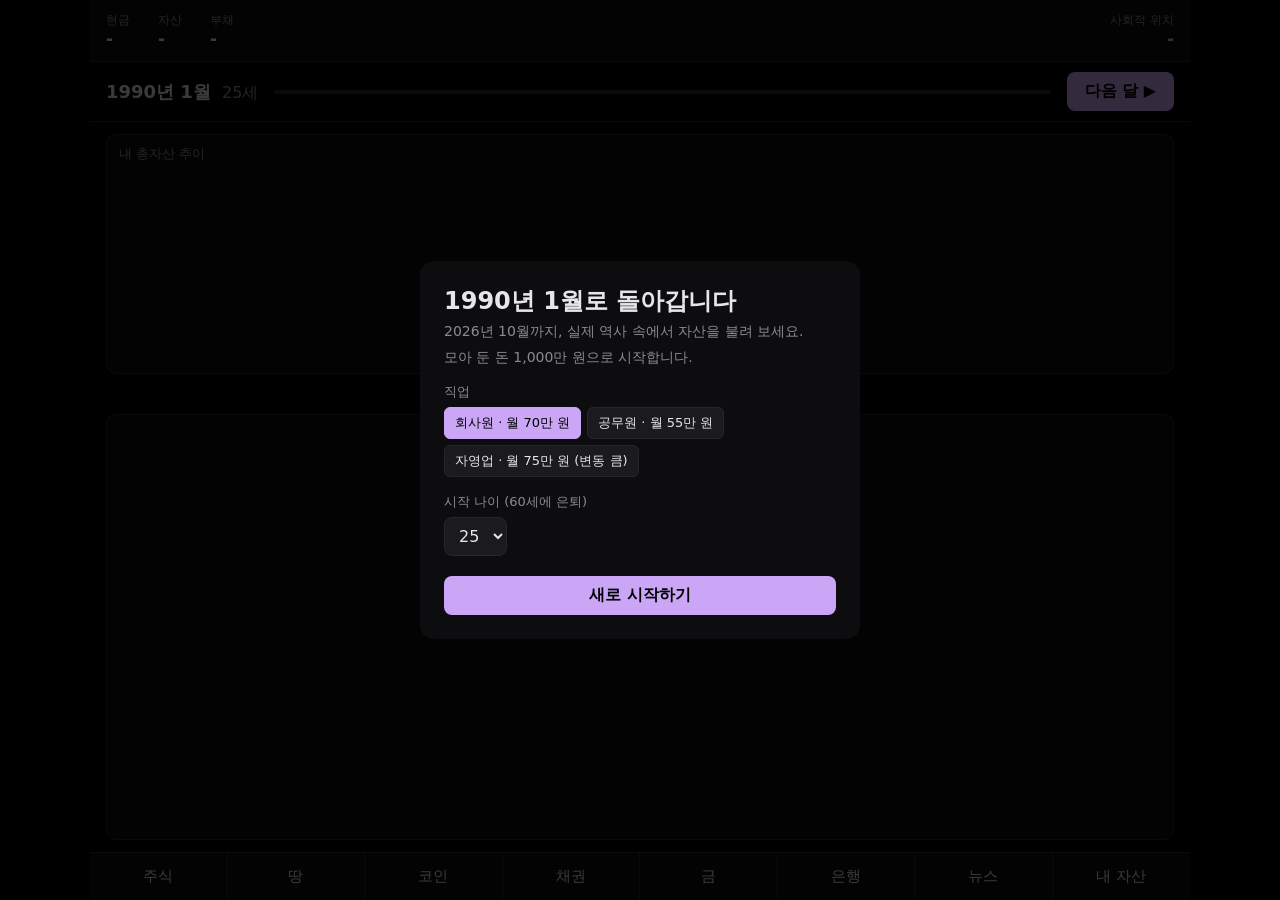
<file: index.html>
<!doctype html>
<html lang="ko">
<head>
  <meta charset="utf-8">
  <meta name="viewport" content="width=device-width, initial-scale=1">
  <title>1990 투자 시뮬레이션</title>
  <link rel="stylesheet" href="style.css">
</head>
<body>
  <div id="app">
    <!-- 상단 상태 바 -->
    <header class="status">
      <div class="stats">
        <div class="stat"><span>현금</span><b id="s-cash">-</b></div>
        <div class="stat"><span>자산</span><b id="s-assets">-</b></div>
        <div class="stat"><span>부채</span><b id="s-debt">-</b></div>
      </div>
      <div class="rank"><span>사회적 위치</span><b id="s-title">-</b></div>
    </header>

    <!-- 날짜 · 나이 · 다음 달 -->
    <div class="timebar">
      <div><b id="t-date">1990년 1월</b> <span id="t-age">25세</span></div>
      <div class="progress"><div id="t-progress"></div></div>
      <button id="next-btn" class="primary">다음 달 ▶</button>
    </div>

    <!-- 중앙: 그래프 + 뉴스 한 줄 + 정보 창 -->
    <main>
      <section class="chart-box">
        <div class="chart-title" id="chart-title">내 총자산 추이</div>
        <canvas id="chart"></canvas>
      </section>
      <div class="ticker" id="ticker"></div>
      <section class="info" id="info"></section>
    </main>

    <!-- 하단 탭 -->
    <nav class="tabs" id="tabs">
      <button data-tab="stock">주식</button>
      <button data-tab="land">땅</button>
      <button data-tab="coin">코인</button>
      <button data-tab="bond">채권</button>
      <button data-tab="gold">금</button>
      <button data-tab="bank">은행</button>
      <button data-tab="news">뉴스</button>
      <button data-tab="mine">내 자산</button>
    </nav>
  </div>

  <!-- 시작 / 결산 창 -->
  <div class="modal" id="modal" hidden><div class="modal-card" id="modal-card"></div></div>

  <script src="stocks.js"></script>
  <script src="market.js"></script>
  <script src="data.js"></script>
  <script src="game.js"></script>
</body>
</html>
</file>
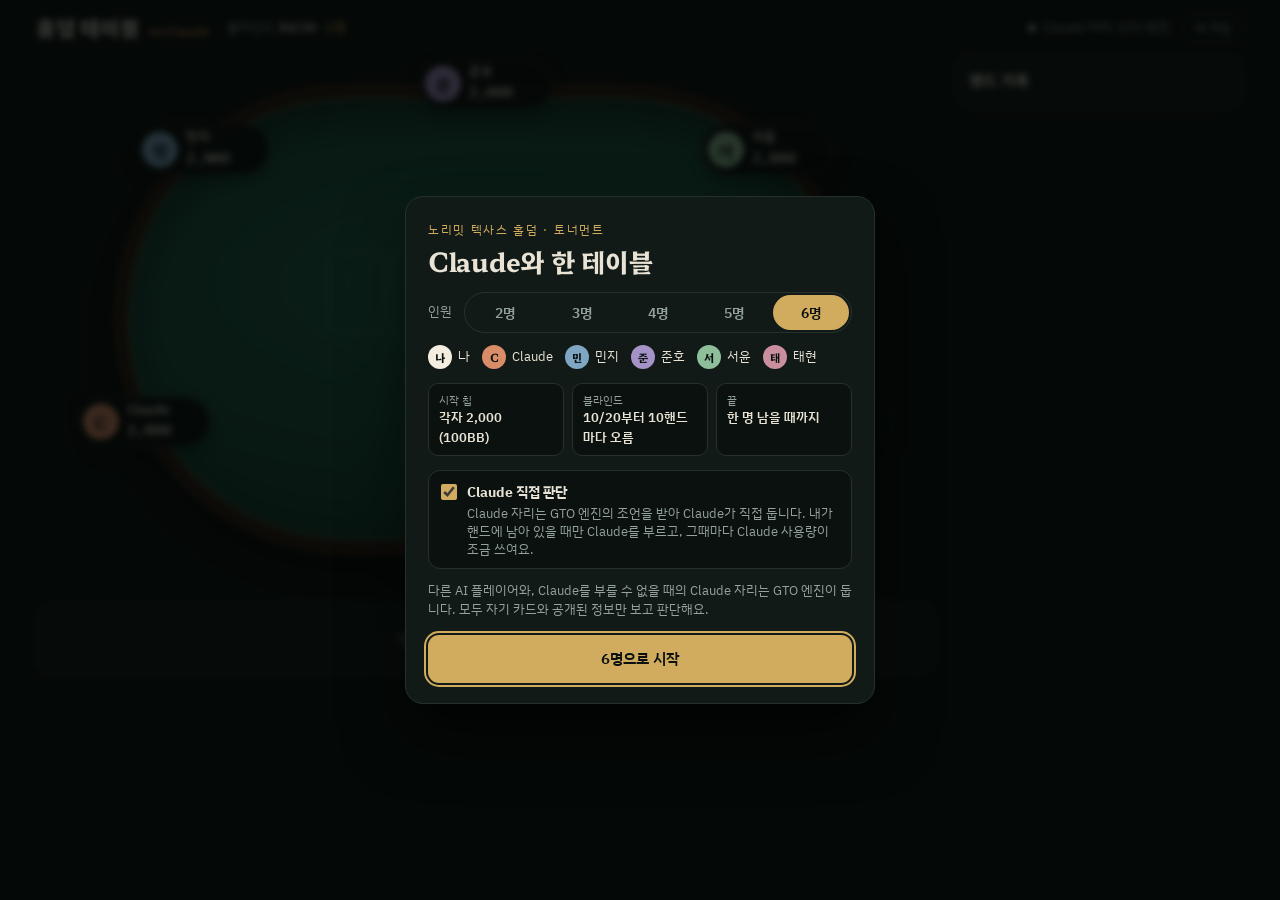
<file: poker/index.html>
<!doctype html>
<html lang="ko">
<head>
  <meta charset="utf-8">
  <meta name="viewport" content="width=device-width, initial-scale=1, viewport-fit=cover">
  <title>Claude 홀덤 테이블</title>
  <link rel="preconnect" href="https://fonts.googleapis.com">
  <link rel="preconnect" href="https://fonts.gstatic.com" crossorigin>
  <link rel="stylesheet" href="https://fonts.googleapis.com/css2?family=Hahmlet:wght@600;700&family=IBM+Plex+Mono:wght@500;600&family=IBM+Plex+Sans+KR:wght@400;500;600&display=swap">
  <link rel="stylesheet" href="style.css">
</head>
<body>
  <div id="app">
    <header class="topbar">
      <div class="brand">홀덤 테이블 <span>vs Claude</span></div>
      <div class="level" id="level">블라인드 <b>10/20</b></div>
      <div class="top-right">
        <div class="link" id="link"><i class="dot checking" id="link-dot"></i><span id="link-text">Claude 연결 확인 중</span><span class="link-short" id="link-short">확인 중</span></div>
        <div class="seg" id="depth" role="group" aria-label="Claude 생각 깊이" hidden>
          <button type="button" data-depth="quick" aria-pressed="true">빠르게</button>
          <button type="button" data-depth="default" aria-pressed="false">깊게</button>
        </div>
        <button class="link-btn" id="retry" type="button" hidden>다시 연결</button>
        <button class="link-btn" id="new-game" type="button">새 게임</button>
      </div>
    </header>

    <div class="layout">
      <section class="play">
        <div class="stage">
          <div class="table" id="table">
            <div class="felt" aria-hidden="true"></div>
            <!-- 가운데: 보드 · 팟 -->
            <div class="center">
              <div class="board" id="board"></div>
              <div class="pot" id="pot"></div>
              <div class="sidepots" id="sidepots"></div>
              <div class="print" id="print">No Limit</div>
            </div>
            <!-- 자리 · 베팅 칩: game.js가 인원에 맞춰 만든다 -->
            <div id="seats"></div>
          </div>
        </div>

        <div class="controls" id="controls"><div class="waiting">인원을 고르면 카드를 나눠줍니다</div></div>
      </section>

      <aside class="log-panel">
        <h2>핸드 기록</h2>
        <ol class="log" id="log"></ol>
      </aside>
    </div>
  </div>

  <div class="modal" id="modal" hidden><div class="modal-card" id="modal-card" role="dialog" aria-modal="true"></div></div>

  <script src="engine.js"></script>
  <script src="table.js"></script>
  <script src="gto.js"></script>
  <script src="game.js"></script>
</body>
</html>
</file>
<file: style.css>
/* 검은색 단일 테마 — 시스템/아티팩트 밝은 모드에서도 항상 검은 화면.
   강조색은 Catppuccin Mocha 팔레트 (https://catppuccin.com/palette) */
:root {
  --bg: #000000;        /* 바탕: 완전한 검정 */
  --panel: #0d0d0f;     /* 패널 */
  --field: #1a1a1f;     /* 입력칸·칩·선택한 줄 */
  --ink: #e6e6ea;       /* 본문 글자 */
  --muted: #8a8a94;     /* 보조 글자 */
  --line: #26262c;      /* 구분선·테두리 */
  --accent: #cba6f7;    /* Mocha mauve */
  --on-accent: #000000;
  --up: #f38ba8;        /* Mocha red — 한국식: 상승 빨강 */
  --down: #89b4fa;      /* Mocha blue — 하락 파랑 */
  --lock: #4a4a52;
  --news: #fab387;      /* Mocha peach: 속보 */
  --overlay: rgba(0, 0, 0, .75);
  color-scheme: dark;
}* { box-sizing: border-box; }
html, body { margin: 0; height: 100%; }
body {
  background: var(--bg); color: var(--ink);
  font-family: "Pretendard", "Malgun Gothic", "Apple SD Gothic Neo", system-ui, sans-serif;
  font-variant-numeric: tabular-nums;
}
button { font: inherit; color: inherit; cursor: pointer; }
#app { max-width: 1100px; margin: 0 auto; height: 100%; display: flex; flex-direction: column; }

/* 상단 상태 바 */
.status {
  display: flex; justify-content: space-between; align-items: center; gap: 12px;
  padding: 12px 16px; border-bottom: 1px solid var(--line); background: var(--panel);
}
.stats { display: flex; gap: 28px; flex-wrap: wrap; }
.stat span, .rank span { display: block; font-size: 12px; color: var(--muted); }
.stat b { font-size: 17px; }
.rank { text-align: right; }
.rank b { font-size: 17px; color: var(--accent); }

.timebar {
  display: flex; align-items: center; gap: 16px; padding: 10px 16px;
  border-bottom: 1px solid var(--line);
}
#t-date { font-size: 18px; }
#t-age { color: var(--muted); margin-left: 6px; }
.progress { flex: 1; height: 4px; background: var(--line); border-radius: 2px; overflow: hidden; }
.progress div { height: 100%; width: 0; background: var(--accent); transition: width .2s; }
.primary {
  background: var(--accent); color: var(--on-accent); border: 0; border-radius: 8px;
  padding: 9px 18px; font-weight: 700;
}
.primary:disabled { opacity: .4; cursor: default; }

/* 중앙 */
main { flex: 1; display: flex; flex-direction: column; min-height: 0; padding: 12px 16px; gap: 10px; }
.chart-box { background: var(--panel); border: 1px solid var(--line); border-radius: 10px; padding: 10px 12px 6px; }
.chart-title { font-size: 13px; color: var(--muted); margin-bottom: 4px; }
#chart { width: 100%; height: 200px; display: block; }
.ticker { font-size: 14px; min-height: 20px; }
.ticker b { color: var(--news); margin-right: 6px; }
.info {
  flex: 1; overflow: auto; background: var(--panel); border: 1px solid var(--line);
  border-radius: 10px; padding: 14px 16px; min-height: 180px;
}
.info h3 { margin: 0 0 10px; font-size: 16px; }
.info p.note { color: var(--muted); font-size: 13px; margin: 10px 0 0; }
.row { display: flex; justify-content: space-between; padding: 6px 0; border-bottom: 1px dashed var(--line); }
.row:last-child { border-bottom: 0; }
.row span { color: var(--muted); }
.up { color: var(--up); } .down { color: var(--down); }
.trade { display: flex; flex-wrap: wrap; gap: 8px; align-items: center; margin-top: 12px; }
.trade input {
  width: 160px; padding: 8px 10px; border: 1px solid var(--line); border-radius: 8px;
  background: var(--field); color: var(--ink); font: inherit; text-align: right;
}
.chip { border: 1px solid var(--line); background: var(--field); border-radius: 6px; padding: 6px 10px; font-size: 13px; }
.btn-buy, .btn-sell { border: 0; border-radius: 8px; padding: 8px 16px; color: var(--on-accent); font-weight: 700; }
.btn-buy { background: var(--up); } .btn-sell { background: var(--down); }
.msg { margin-top: 8px; font-size: 13px; min-height: 18px; }
.locked { text-align: center; color: var(--muted); padding: 30px 0; }
.locked .big { font-size: 34px; }
.news-item { padding: 8px 0; border-bottom: 1px dashed var(--line); }
.news-item small { color: var(--muted); margin-right: 8px; }
table.ranks { width: 100%; border-collapse: collapse; margin-top: 8px; font-size: 13px; }
table.ranks td { padding: 4px 0; border-bottom: 1px dashed var(--line); }
table.ranks tr.me td { color: var(--accent); font-weight: 700; }

.row.sub { font-size: 13px; padding: 3px 0 3px 10px; }

/* 정보 창 2단 배치 + 표 */
.split { display: grid; grid-template-columns: minmax(280px, 1fr) 1.3fr; gap: 20px; align-items: start; }
.sector { color: var(--muted); font-weight: 400; font-size: 12px; }
table.list { width: 100%; border-collapse: collapse; font-size: 13px; }
.list th { text-align: left; color: var(--muted); font-weight: 400; padding: 4px 6px; border-bottom: 1px solid var(--line); }
.list td { padding: 6px; border-bottom: 1px dashed var(--line); }
.list .num, table.ranks .num { text-align: right; }
.list tr[data-code] { cursor: pointer; }
.list tr[data-code]:hover { background: var(--field); }
.list tr.sel td { background: var(--field); font-weight: 700; }
.opts { display: flex; flex-wrap: wrap; gap: 6px; margin-bottom: 12px; }
.chip.on { background: var(--accent); color: var(--on-accent); border-color: var(--accent); }
.chip:disabled { opacity: .45; cursor: default; }
.small { padding: 4px 10px; font-size: 12px; }
button:disabled { opacity: .45; cursor: default; }
.trade select {
  padding: 8px; border: 1px solid var(--line); border-radius: 8px; background: var(--field); color: var(--ink); font: inherit;
}
@media (max-width: 760px) { .split { grid-template-columns: 1fr; } }

/* 하단 탭 */
.tabs { display: grid; grid-template-columns: repeat(8, 1fr); border-top: 1px solid var(--line); background: var(--panel); }
.tabs button { background: none; border: 0; border-right: 1px solid var(--line); padding: 14px 4px; font-size: 15px; }
.tabs button:last-child { border-right: 0; }
.tabs button.active { background: var(--accent); color: var(--on-accent); font-weight: 700; }
.tabs button.is-locked { color: var(--lock); }

/* 모달 */
.modal { position: fixed; inset: 0; background: var(--overlay); display: grid; place-items: center; padding: 16px; }
.modal[hidden] { display: none; }
.modal-card { background: var(--panel); border-radius: 14px; padding: 24px; width: min(440px, 100%); }
.modal-card h2 { margin: 0 0 6px; }
.modal-card label { display: block; font-size: 13px; color: var(--muted); margin: 16px 0 6px; }
.modal-card .opts { display: flex; flex-wrap: wrap; gap: 6px; }
.modal-card { max-height: calc(100vh - 32px); overflow: auto; }
.modal-card .sub { color: var(--muted); margin: 0 0 8px; font-size: 14px; }
.modal-card hr { border: 0; border-top: 1px solid var(--line); margin: 16px 0 0; }
.modal-card input, .modal-card select {
  padding: 8px 10px; border: 1px solid var(--line); border-radius: 8px;
  background: var(--field); color: var(--ink); font: inherit;
}
.modal-card .primary { width: 100%; margin-top: 20px; }

@media (max-width: 640px) {
  .stats { gap: 14px; }
  .stat b, .rank b { font-size: 14px; }
  .tabs button { font-size: 12px; padding: 12px 2px; }
  #chart { height: 160px; }
}
</file>
<file: poker/style.css>
/* 밤의 카드룸 한 테이블 — 2~6명이 타원 테이블에 둘러앉는다. 나는 아래 가운데.
   넓으면 오른쪽, 좁으면 아래에 핸드 기록. 어두운 단일 테마 (밝은 모드에서도 같은 화면) */
:root {
  --room: #0b110f;        /* 방 바닥 */
  --panel: #121a17;       /* 조작판 · 기록 패널 */
  --line: #25322c;        /* 구분선 */
  --felt: #1b5040;        /* 펠트 */
  --felt-hi: #256851;
  --felt-lo: #0f3429;
  --rail: #2b1c15;        /* 호두나무 레일 */
  --brass: #d1ab5e;       /* 강조: 딜러 버튼 · 주요 버튼 · 승리 */
  --ivory: #f3ede0;       /* 카드 앞면 */
  --ink: #e8e3d5;         /* 본문 글자 */
  --muted: #93a29a;       /* 보조 글자 */
  --card-ink: #19191d;
  --suit-red: #c0303c;
  --back: #6b1e27;        /* 카드 뒷면 */
  --clay: #d98c68;        /* Claude 자리 */
  --up: #8fd0a5;          /* 이득 */
  --down: #e58a7c;        /* 손해 */
  --shade: rgba(5, 10, 8, .62);
  --plate: rgba(9, 15, 13, .9);

  --display: "Hahmlet", "Noto Serif KR", Georgia, serif;
  --body: "IBM Plex Sans KR", "Apple SD Gothic Neo", "Malgun Gothic", system-ui, sans-serif;
  --mono: "IBM Plex Mono", ui-monospace, Menlo, Consolas, monospace;

  /* 카드 폭: 보드 · 내 카드 · 다른 사람 카드 */
  --cw-board: 58px;
  --cw-me: 60px;
  --cw-op: 40px;
  color-scheme: dark;
}

* { box-sizing: border-box; }
[hidden] { display: none !important; }
html, body { height: 100%; }
body {
  margin: 0; background: var(--room); color: var(--ink);
  font-family: var(--body); font-size: 15px; line-height: 1.5;
  -webkit-font-smoothing: antialiased;
  overflow-x: hidden;
}
button { font: inherit; color: inherit; cursor: pointer; }
button:disabled { cursor: default; }
:focus-visible { outline: 2px solid var(--brass); outline-offset: 2px; }
kbd { font: 500 11px var(--mono); opacity: .55; margin-left: 4px; }

#app {
  max-width: 1240px; margin: 0 auto;
  padding-inline: 16px; padding-block: 12px 24px;
  display: flex; flex-direction: column; gap: 10px;
}

/* ===== 상단 ===== */
.topbar { display: flex; flex-wrap: wrap; align-items: center; gap: 6px 18px; }
.brand { font-family: var(--display); font-weight: 700; font-size: 21px; letter-spacing: -.01em; white-space: nowrap; }
.brand span { font-family: var(--body); font-weight: 500; font-size: 13px; color: var(--clay); margin-left: 4px; letter-spacing: .02em; }
.level { color: var(--muted); font-size: 13px; font-variant-numeric: tabular-nums; }
.level b { color: var(--ink); font-weight: 600; }
.level span { color: var(--brass); }
.level em { font-style: normal; color: var(--ink); }
.top-right { margin-left: auto; display: flex; flex-wrap: wrap; align-items: center; gap: 8px 12px; }
.link { display: flex; align-items: center; gap: 7px; font-size: 13px; color: var(--muted); cursor: help; }
.dot { width: 8px; height: 8px; border-radius: 50%; background: var(--muted); flex: none; }
.dot.live { background: var(--up); box-shadow: 0 0 0 3px rgba(143, 208, 165, .18); }
.dot.paused { background: var(--brass); }
.dot.checking { animation: blink 1.2s infinite; }
.link-short { display: none; }
@keyframes blink { 50% { opacity: .3; } }

.seg { display: flex; border: 1px solid var(--line); border-radius: 999px; padding: 2px; }
.seg button { border: 0; background: none; border-radius: 999px; padding: 3px 11px; font-size: 12px; color: var(--muted); }
.seg button[aria-pressed="true"] { background: var(--line); color: var(--ink); }
.link-btn {
  border: 1px solid var(--line); background: none; border-radius: 999px;
  padding: 4px 12px; font-size: 12px; color: var(--muted); white-space: nowrap;
}
.link-btn:hover { color: var(--ink); border-color: var(--muted); }

/* ===== 배치 ===== */
.layout { display: grid; grid-template-columns: minmax(0, 1fr) 290px; gap: 18px; align-items: start; }
.play { display: flex; flex-direction: column; gap: 12px; min-width: 0; }

/* ===== 테이블 ===== */
/* stage = 테이블 바깥으로 걸치는 명패 자리까지 포함한 상자 */
.stage { padding: 30px 78px 36px; }
.table { position: relative; height: clamp(400px, calc(100vh - 330px), 470px); }
.felt {
  position: absolute; inset: 0;
  border-radius: 999px;
  border: 14px solid var(--rail);
  background: radial-gradient(120% 85% at 50% 42%, var(--felt-hi) 0%, var(--felt) 46%, var(--felt-lo) 100%);
  box-shadow:
    inset 0 0 0 2px rgba(209, 171, 94, .32),
    inset 0 14px 44px rgba(0, 0, 0, .45),
    0 0 0 1px #3d2a1f,
    0 22px 48px rgba(0, 0, 0, .55);
}

.center {
  position: absolute; left: 50%; top: 48%; transform: translate(-50%, -50%);
  display: flex; flex-direction: column; align-items: center; gap: 7px; z-index: 1;
}
.board { --w: var(--cw-board); display: flex; gap: clamp(4px, .8vw, 7px); }
.pot {
  display: flex; align-items: center; gap: 7px; min-height: 26px;
  font-size: 13px; color: var(--ivory); white-space: nowrap;
}
.pot:not(:empty) { background: var(--shade); border-radius: 999px; padding: 2px 13px 2px 6px; }
.pot b { font: 600 15px var(--mono); }
.sidepots { font: 500 11.5px var(--mono); color: var(--ivory); opacity: .75; white-space: nowrap; }
.sidepots:empty { display: none; }
.print {
  position: absolute; left: 50%; top: calc(100% + 6px); transform: translateX(-50%);
  font: 600 10px var(--body); letter-spacing: .32em; text-transform: uppercase;
  color: var(--brass); opacity: .4; white-space: nowrap; pointer-events: none;
}

/* ===== 자리 ===== */
/* .seat 의 기준점 = 명패 가운데. 카드는 명패 위(아래쪽 자리) 또는 아래(위쪽 자리)에 붙는다 */
.seat { position: absolute; transform: translate(-50%, -50%); z-index: 3; }
.plate {
  position: relative; z-index: 1;
  display: flex; align-items: center; gap: 8px;
  min-width: 132px;
  background: var(--plate); border: 1px solid var(--line); border-radius: 999px;
  padding: 4px 16px 4px 4px;
  box-shadow: 0 6px 16px rgba(0, 0, 0, .35);
  transition: border-color .2s, box-shadow .2s, opacity .2s;
}
.avatar {
  width: 36px; height: 36px; border-radius: 50%; flex: none;
  display: grid; place-items: center;
  background: var(--av, var(--muted)); color: var(--room);
  font: 700 16px var(--display);
}
.seat.me .avatar { font-size: 14px; }
.who { display: flex; flex-direction: column; min-width: 0; line-height: 1.2; }
.nm { display: flex; align-items: baseline; gap: 6px; white-space: nowrap; }
.nm b { font-size: 13px; font-weight: 600; }
.pos { font: 600 10px var(--mono); font-style: normal; letter-spacing: .04em; color: var(--brass); }
.stack { font: 600 15px var(--mono); letter-spacing: -.02em; white-space: nowrap; }
.dealer {
  position: absolute; top: -7px; right: -7px; width: 22px; height: 22px; border-radius: 50%;
  display: grid; place-items: center; background: var(--ivory); color: var(--card-ink);
  font: 700 11px var(--body); box-shadow: 0 2px 4px rgba(0, 0, 0, .45), inset 0 0 0 2px var(--brass);
}

.seat .hole {
  --w: var(--cw-op);
  position: absolute; left: 50%; bottom: calc(100% - 8px); transform: translateX(-50%);
  display: flex; gap: 3px; z-index: 0;
}
.seat.below .hole { bottom: auto; top: calc(100% + 3px); } /* 위쪽 자리: 명패가 카드 숫자를 가리지 않게 */
.seat.me .hole { --w: var(--cw-me); gap: 6px; bottom: calc(100% - 4px); }

.seat.turn .plate { border-color: var(--brass); box-shadow: 0 0 0 3px rgba(209, 171, 94, .25), 0 6px 16px rgba(0, 0, 0, .35); }
.seat.thinking .plate { animation: glow 1.4s ease-in-out infinite; }
@keyframes glow { 50% { box-shadow: 0 0 0 6px rgba(217, 140, 104, .18), 0 6px 16px rgba(0, 0, 0, .35); } }
.seat.folded .plate { opacity: .5; }
.seat.busted .stack { color: var(--muted); font-family: var(--body); font-size: 13px; }
.seat.out .plate { opacity: .35; filter: grayscale(1); }
.seat.winner .plate { border-color: var(--brass); }

/* 지금 내 패 이름 */
.made:empty { display: none; }
.made {
  position: absolute; left: calc(50% + var(--cw-me) + 14px); bottom: calc(100% + 28px);
  font-size: 12px; color: var(--ivory); white-space: nowrap;
  background: var(--shade); border-radius: 999px; padding: 2px 10px;
}

/* 베팅 칩 · 행동 표시 */
.bet {
  position: absolute; transform: translate(-50%, -50%); z-index: 2;
  display: flex; flex-direction: column; align-items: center; gap: 3px;
  pointer-events: none;
}
.tag {
  font-size: 11.5px; font-weight: 600; line-height: 1.5; white-space: nowrap;
  padding: 1px 9px; border-radius: 999px;
  background: var(--shade); color: var(--ivory);
}
.tag.allin { background: var(--brass); color: var(--room); }
.tag.fold { color: var(--muted); }
.tag.lbl.win { background: var(--brass); color: var(--room); }
.lbl .ls { display: none; }
.amt {
  display: flex; align-items: center; gap: 5px; white-space: nowrap;
  font: 600 13px var(--mono); color: var(--ivory);
  text-shadow: 0 1px 2px rgba(0, 0, 0, .6);
}
.amt.win { color: var(--brass); }
.chip {
  display: inline-block; width: 15px; height: 15px; border-radius: 50%; flex: none;
  background: repeating-conic-gradient(var(--ivory) 0 18deg, var(--clay) 18deg 60deg);
  box-shadow: inset 0 0 0 3px var(--clay), 0 1px 2px rgba(0, 0, 0, .5);
}

/* Claude 말풍선: 명패 옆 */
.bubble {
  position: absolute; left: calc(100% + 12px); top: 50%; z-index: 5;
  width: max-content; max-width: 200px;
  background: var(--ivory); color: var(--card-ink);
  border-radius: 14px; padding: 7px 12px; font-size: 14px; line-height: 1.4;
  opacity: 0; transform: translateY(-50%) translateX(-4px); pointer-events: none;
  transition: opacity .2s, transform .2s;
  box-shadow: 0 8px 20px rgba(0, 0, 0, .4);
}
.bubble.on { opacity: 1; transform: translateY(-50%); pointer-events: auto; }
.bubble::before {
  content: ""; position: absolute; left: -6px; top: 50%; margin-top: -6px;
  border: 6px solid transparent; border-left: 0; border-right-color: var(--ivory);
}
.bubble.to-left { left: auto; right: calc(100% + 12px); }
/* 위 가운데 자리(폰 헤즈업): 카드 아래 */
.bubble.below { left: 50%; top: calc(100% + var(--cw-op) * 1.4 + 4px); transform: translateX(-50%) translateY(-4px); }
.bubble.below.on { transform: translateX(-50%); }
.bubble.below::before { left: 50%; top: -6px; margin: 0 0 0 -6px; border: 6px solid transparent; border-top: 0; border-bottom-color: var(--ivory); }
/* 가운데 높이의 왼쪽 자리(넓은 화면 4인): 카드 위 */
.bubble.above { left: -8px; top: auto; bottom: calc(100% + var(--cw-op) * 1.4 + 2px); transform: translateY(4px); }
.bubble.above.on { transform: none; }
.bubble.above::before { left: 26px; top: auto; bottom: -6px; margin: 0; border: 6px solid transparent; border-bottom: 0; border-top-color: var(--ivory); }
.bubble.to-left::before { left: auto; right: -6px; border: 6px solid transparent; border-right: 0; border-left-color: var(--ivory); }
.bubble small { display: block; font-size: 11px; color: #6b5d4a; margin-top: 2px; }
.bubble .link-btn { color: #6b5d4a; border-color: #d9cfbb; padding: 1px 8px; margin-left: 4px; font-size: 11px; }
.dots::after { content: "…"; display: inline-block; animation: blink 1s infinite; }

/* ===== 카드 ===== */
.card {
  position: relative; flex: none; width: var(--w, 58px); aspect-ratio: 5 / 7;
  border-radius: calc(var(--w, 58px) * .1);
  background: var(--ivory); color: var(--card-ink);
  box-shadow: 0 1px 0 rgba(0, 0, 0, .25), 0 5px 12px rgba(0, 0, 0, .35);
  font-family: var(--display); user-select: none;
  transition: transform .2s, filter .2s;
}
.card.red { color: var(--suit-red); }
.card .idx {
  position: absolute; top: 5%; left: 9%;
  display: flex; flex-direction: column; align-items: center;
  font-weight: 700; font-size: calc(var(--w, 58px) * .34); line-height: .95;
}
.card .idx.ten { letter-spacing: -.09em; margin-left: -.06em; }
.card .idx i { font-style: normal; font-size: .72em; line-height: 1; margin-top: .08em; }
.card .pip { position: absolute; right: 8%; bottom: 2%; font-size: calc(var(--w, 58px) * .6); line-height: 1; }
/* 다른 사람의 작은 카드: 숫자 · 무늬를 크게 */
.seat:not(.me) .card .idx { font-size: calc(var(--w) * .46); top: 6%; left: 10%; }
.seat:not(.me) .card .pip { font-size: calc(var(--w) * .5); right: 7%; bottom: 3%; }
.card.back {
  background:
    repeating-linear-gradient(45deg, rgba(243, 237, 224, .13) 0 2px, transparent 2px 7px),
    repeating-linear-gradient(-45deg, rgba(243, 237, 224, .13) 0 2px, transparent 2px 7px),
    var(--back);
  box-shadow: inset 0 0 0 2px var(--ivory), inset 0 0 0 3px var(--brass), 0 5px 12px rgba(0, 0, 0, .35);
}
.card.slot { background: none; box-shadow: inset 0 0 0 1.5px rgba(243, 237, 224, .16); }
.card.win { transform: translateY(-5px); box-shadow: 0 0 0 2px var(--brass), 0 10px 18px rgba(0, 0, 0, .4); }
.seat.below .card.win { transform: translateY(5px); }
.card.dim { filter: brightness(.5) saturate(.6); }
.card.deal { animation: deal .32s cubic-bezier(.2, .8, .3, 1); }
.card.flip { animation: flip .4s ease-out; }
@keyframes deal { from { opacity: 0; transform: translateY(-14px) rotate(-4deg) scale(.94); } }
@keyframes flip { from { transform: rotateY(90deg); } }

/* ===== 조작판 ===== */
.controls {
  background: var(--panel); border: 1px solid var(--line); border-radius: 16px;
  padding: 12px; display: flex; flex-direction: column; gap: 10px; min-height: 74px;
  transition: border-color .2s;
}
.controls.mine { border-color: rgba(209, 171, 94, .45); }
.waiting { display: flex; flex-wrap: wrap; align-items: center; justify-content: center; gap: 8px 14px; min-height: 48px; color: var(--muted); font-size: 14px; text-align: center; }
.ctl-head { display: flex; align-items: center; justify-content: space-between; gap: 8px; font-size: 13px; color: var(--muted); }
.ctl-head b { color: var(--brass); font-weight: 600; }
.ctl-info { font-variant-numeric: tabular-nums; min-width: 0; }
.toggle {
  display: inline-flex; align-items: center; gap: 7px; flex: none;
  border: 1px solid var(--line); background: none; border-radius: 999px;
  padding: 3px 11px 3px 6px; font-size: 12px; color: var(--muted);
}
.toggle i { width: 22px; height: 12px; border-radius: 999px; background: var(--line); position: relative; transition: background .15s; }
.toggle i::after { content: ""; position: absolute; top: 2px; left: 2px; width: 8px; height: 8px; border-radius: 50%; background: var(--muted); transition: transform .15s, background .15s; }
.toggle[aria-pressed="true"] { color: var(--ink); border-color: rgba(209, 171, 94, .5); }
.toggle[aria-pressed="true"] i { background: rgba(209, 171, 94, .35); }
.toggle[aria-pressed="true"] i::after { transform: translateX(10px); background: var(--brass); }

.actions { display: grid; grid-template-columns: repeat(3, minmax(0, 1fr)); gap: 8px; }
.btn {
  min-height: 48px; padding: 0 14px; border-radius: 11px;
  border: 1px solid var(--line); background: transparent; color: var(--ink);
  font-weight: 600; font-size: 15px; font-variant-numeric: tabular-nums;
  transition: background .15s, border-color .15s;
}
.btn:disabled { opacity: .35; }
.btn.fold:not(:disabled):hover { border-color: var(--down); color: var(--down); }
.btn.call { background: #1a2420; }
.btn.call:hover { border-color: var(--muted); }
.btn.raise, .btn.primary { background: var(--brass); border-color: transparent; color: var(--room); }
.btn.raise:not(:disabled):hover, .btn.primary:hover { filter: brightness(1.08); }
.btn.raise kbd, .btn.primary kbd { opacity: .6; }
.btn.ff { min-height: 36px; font-size: 13px; padding: 0 14px; border-radius: 999px; }
.btn.ff.on { border-color: var(--brass); color: var(--brass); }

.sizer { display: flex; flex-wrap: wrap; align-items: center; gap: 10px 12px; }
.presets { display: flex; gap: 6px; flex-wrap: wrap; }
.preset {
  border: 1px solid var(--line); background: none; border-radius: 8px;
  padding: 5px 10px; font-size: 13px; color: var(--ink);
}
.preset:hover { border-color: var(--brass); color: var(--brass); }
.sizer input[type=range] { flex: 1 1 140px; min-width: 0; accent-color: var(--brass); }
.sizer input[type=number] {
  width: 104px; padding: 7px 10px; border-radius: 8px;
  border: 1px solid var(--line); background: var(--room); color: var(--ink);
  font: 600 14px var(--mono);
}

/* GTO 힌트 막대 */
.hint { display: flex; flex-direction: column; gap: 6px; }
.hint-bar { display: flex; height: 8px; border-radius: 999px; overflow: hidden; background: var(--line); gap: 2px; }
.hint-bar i { flex-basis: 0; min-width: 3px; }
.hint-legend { display: flex; flex-wrap: wrap; gap: 4px 14px; font-size: 12px; color: var(--muted); }
.hint-legend span { display: inline-flex; align-items: center; gap: 5px; white-space: nowrap; }
.hint-legend b { color: var(--ink); font: 600 12px var(--mono); }
.hint-eq { margin-left: auto; }
.hint-note { font-size: 12px; color: var(--muted); }
.sw { width: 9px; height: 9px; border-radius: 2px; flex: none; }
.k-fold { background: #5b6962; }
.k-check, .k-call { background: #74b38d; }
.k-raise { background: var(--brass); }
.k-allin { background: var(--clay); }

/* 핸드 결과 */
.done { display: flex; flex-wrap: wrap; align-items: center; gap: 10px 16px; }
.result { list-style: none; margin: 0; padding: 0; flex: 1 1 260px; min-width: 0; display: flex; flex-direction: column; gap: 3px; font-size: 14px; }
.result li { display: flex; flex-wrap: wrap; align-items: baseline; gap: 2px 10px; }
.r-pot { color: var(--muted); white-space: nowrap; }
.r-pot b { font: 600 14px var(--mono); color: var(--ivory); }
.r-win { font-weight: 600; }
.r-win small { font-weight: 500; font-size: 13px; color: var(--brass); margin-left: 4px; }
.net { font-size: 13px; color: var(--muted); white-space: nowrap; }
.net b { font: 600 17px var(--mono); color: var(--ink); margin-left: 4px; }
.net.up b { color: var(--up); }
.net.down b { color: var(--down); }
.done .btn { flex: 0 1 200px; }

/* ===== 핸드 기록 ===== */
.log-panel {
  position: sticky; top: calc(12px + env(safe-area-inset-top, 0px));
  background: var(--panel); border: 1px solid var(--line); border-radius: 16px;
  padding: 14px 14px 10px; max-height: calc(100vh - 40px); overflow: auto;
}
.log-panel h2 { margin: 0 0 8px; font: 700 15px var(--display); }
.log { list-style: none; margin: 0; padding: 0; display: flex; flex-direction: column; }
.log > li { border-top: 1px solid var(--line); }
.log > li:first-child { border-top: 0; }
.log summary {
  display: flex; justify-content: space-between; gap: 8px; cursor: pointer;
  padding: 7px 0; font-size: 13px; font-weight: 600; list-style: none;
}
.log summary::-webkit-details-marker { display: none; }
.log summary span { font: 600 13px var(--mono); color: var(--muted); }
.log summary .up { color: var(--up); }
.log summary .down { color: var(--down); }
.log summary .live { font-family: var(--body); font-weight: 500; color: var(--brass); }
.log ul { list-style: none; margin: 0 0 8px; padding: 0; font-size: 12.5px; color: var(--muted); display: flex; flex-direction: column; gap: 2px; }
.log ul b { color: var(--ink); font-weight: 600; }
.street-line { color: var(--ink); }
.street { font-weight: 600; color: var(--brass); margin-right: 4px; }
.said { color: var(--clay); }
.lc { font-family: var(--mono); font-weight: 600; color: var(--ink); white-space: nowrap; }
.lc.red { color: #ef7d84; }

/* ===== 창 ===== */
.modal {
  position: fixed; inset: 0; z-index: 20; display: grid; place-items: center;
  padding: 16px; background: rgba(3, 6, 5, .74); backdrop-filter: blur(3px);
  overflow-y: auto;
}
.modal-card {
  width: min(470px, 100%); background: var(--panel); border: 1px solid var(--line);
  border-radius: 18px; padding: 24px 22px 20px; box-shadow: 0 30px 60px rgba(0, 0, 0, .5);
}
.modal-card h1 { margin: 0 0 14px; font: 700 26px/1.25 var(--display); letter-spacing: -.01em; text-wrap: balance; }
.modal-card p { margin: 0 0 12px; color: var(--ink); }
.modal-card .fine { font-size: 12.5px; color: var(--muted); }
.eyebrow { font-size: 12px; letter-spacing: .14em; color: var(--brass) !important; margin-bottom: 6px !important; }
.rules {
  display: grid; grid-template-columns: repeat(3, minmax(0, 1fr)); gap: 8px; margin: 0 0 14px;
}
.rules div { background: var(--room); border: 1px solid var(--line); border-radius: 10px; padding: 8px 10px; }
.rules dt { font-size: 11px; color: var(--muted); }
.rules dd { margin: 0; font-size: 13px; font-weight: 600; }
.modal-actions { display: flex; flex-wrap: wrap; gap: 8px; margin-top: 16px; }
.modal-actions .btn { flex: 1 1 130px; }

.field { display: flex; align-items: center; gap: 12px; margin-bottom: 12px; }
.field-label { font-size: 13px; color: var(--muted); flex: none; }
.seg.count { flex: 1; }
.seg.count button { flex: 1; padding: 7px 0; font-size: 14px; font-weight: 600; }
.seg.count button[aria-pressed="true"] { background: var(--brass); color: var(--room); }
.lineup { list-style: none; margin: 0 0 14px; padding: 0; display: flex; flex-wrap: wrap; gap: 6px 12px; }
.lineup li { display: flex; align-items: center; gap: 6px; font-size: 13px; transition: opacity .15s; }
.lineup li.off { opacity: .25; }
.lineup .avatar, .standings .avatar { width: 24px; height: 24px; font-size: 11px; }
.check {
  display: flex; gap: 10px; align-items: flex-start; cursor: pointer;
  background: var(--room); border: 1px solid var(--line); border-radius: 12px; padding: 10px 12px; margin-bottom: 12px;
}
.check input { margin: 3px 0 0; accent-color: var(--brass); width: 16px; height: 16px; flex: none; }
.check b { display: block; font-size: 14px; }
.check small { display: block; font-size: 12.5px; color: var(--muted); line-height: 1.45; margin-top: 2px; }
.standings { list-style: none; margin: 0; padding: 0; display: flex; flex-direction: column; gap: 4px; }
.standings li { display: flex; align-items: center; gap: 8px; font-size: 14px; padding: 4px 8px; border-radius: 8px; }
.standings li.me { background: var(--room); }
.standings li span:last-child { margin-left: auto; font: 600 13px var(--mono); color: var(--muted); }

/* ===== 좁은 화면 ===== */
@media (max-width: 900px) {
  .layout { grid-template-columns: minmax(0, 1fr); }
  .log-panel { position: static; max-height: 380px; }
  .table { height: clamp(420px, 60vh, 480px); }
}

/* 폰: 세로로 긴 테이블, 작은 명패 */
@media (max-width: 600px) {
  :root { --cw-board: 37px; --cw-me: 46px; --cw-op: 28px; }
  #app { gap: 8px; padding-block: 10px 20px; }
  .topbar { gap: 2px 10px; }
  .brand { font-size: 18px; }
  .brand span { display: none; }
  .level { font-size: 12px; width: 100%; order: 3; }
  .top-right { gap: 6px 8px; }
  .link { font-size: 12px; gap: 5px; }
  #link-text { display: none; }
  .link-short { display: inline; }
  .stage { padding: 24px 0 28px; }
  .table { height: clamp(420px, calc(100vh - 410px), 520px); }
  .felt { border-width: 10px; }
  .center { top: 50%; gap: 5px; }
  .board { gap: 4px; }
  .pot b { font-size: 13px; }
  .pot { font-size: 12px; min-height: 22px; }
  .print { display: none; }

  .plate { min-width: 0; gap: 5px; padding: 3px 9px 3px 3px; }
  .avatar { width: 26px; height: 26px; font-size: 12px; }
  .seat.me .avatar { font-size: 11px; }
  .nm b { font-size: 11px; }
  .pos { position: absolute; top: -13px; left: 50%; transform: translateX(-50%); font-size: 9px; padding: 0 5px; border-radius: 999px; background: var(--plate); border: 1px solid var(--line); line-height: 1.4; }
  .seat:not(.below) .pos { top: auto; bottom: -13px; } /* 카드가 명패 위에 붙는 자리: 포지션은 명패 아래로 */
  .stack { font-size: 12px; }
  .dealer { width: 17px; height: 17px; font-size: 9px; top: -6px; right: -6px; }
  .seat .hole { gap: 2px; bottom: calc(100% - 5px); }
  .seat.below .hole { top: calc(100% + 2px); }
  .seat.me .hole { gap: 4px; }
  .made { left: calc(50% + var(--cw-me) + 8px); bottom: calc(100% + 16px); font-size: 11px; padding: 1px 8px; }
  .tag { font-size: 10.5px; padding: 0 7px; }
  .bet.fin.up { flex-direction: row; gap: 5px; } /* 위쪽 자리: 끝난 핸드의 족보 · 딴 칩을 한 줄로 (보드와 겹치지 않게) */
  .lbl .lf { display: none; }
  .lbl .ls { display: inline; }
  .amt { font-size: 11.5px; gap: 4px; }
  .chip { width: 12px; height: 12px; box-shadow: inset 0 0 0 2.5px var(--clay), 0 1px 2px rgba(0, 0, 0, .5); }
  .bubble { max-width: min(155px, 42vw); font-size: 13px; padding: 6px 10px; }
  .bubble.below { max-width: 220px; }

  .controls { padding: 10px; gap: 8px; }
  .ctl-head { font-size: 12px; }
  .rules { grid-template-columns: minmax(0, 1fr); gap: 6px; }
  .rules div { display: flex; justify-content: space-between; align-items: baseline; gap: 10px; padding: 6px 10px; }
  .rules dd { text-align: right; }
  .btn { font-size: 14px; padding: 0 8px; }
  .sizer { gap: 8px; }
  .sizer input[type=number] { width: 88px; }
  kbd { display: none; }
  .done .btn { flex: 1 1 100%; }
  .modal-card { padding: 20px 16px 16px; }
  .modal-card h1 { font-size: 23px; }
}

@media (prefers-reduced-motion: reduce) {
  *, *::before, *::after { animation: none !important; transition: none !important; }
}
</file>
